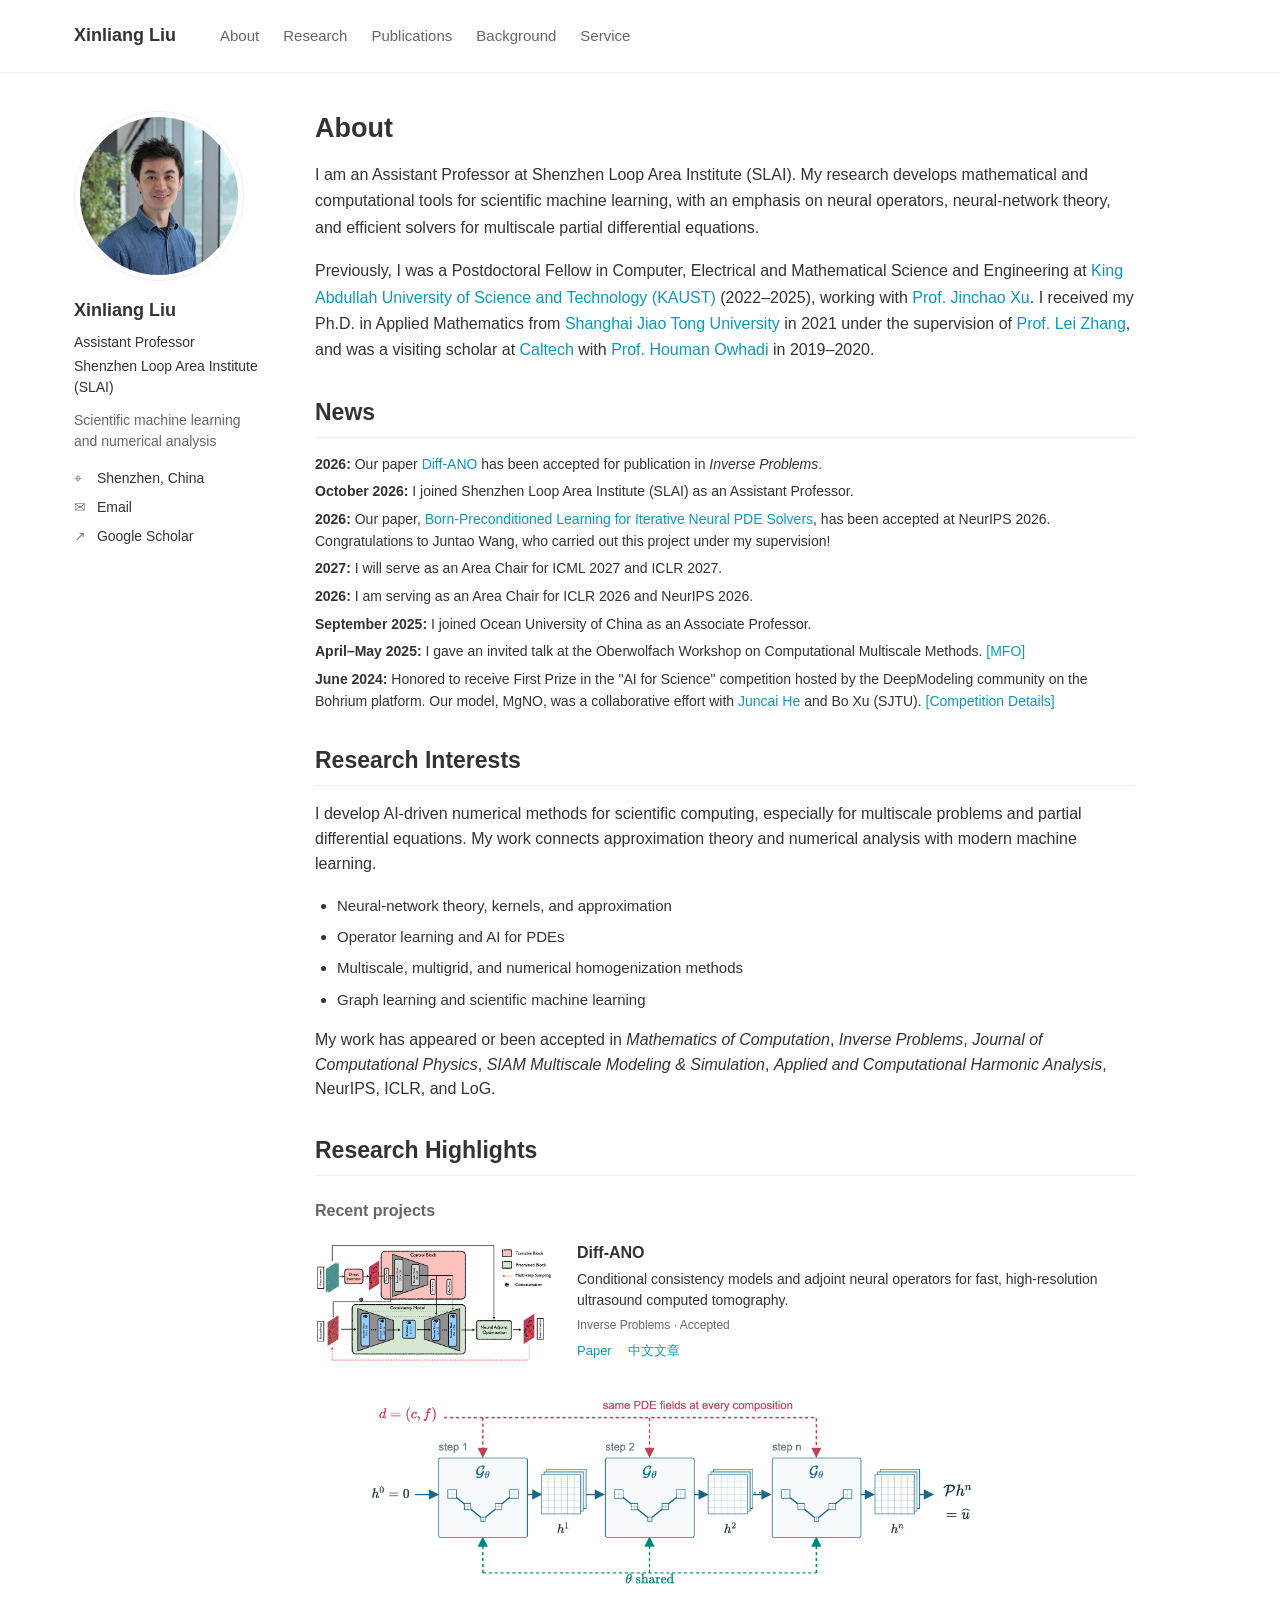
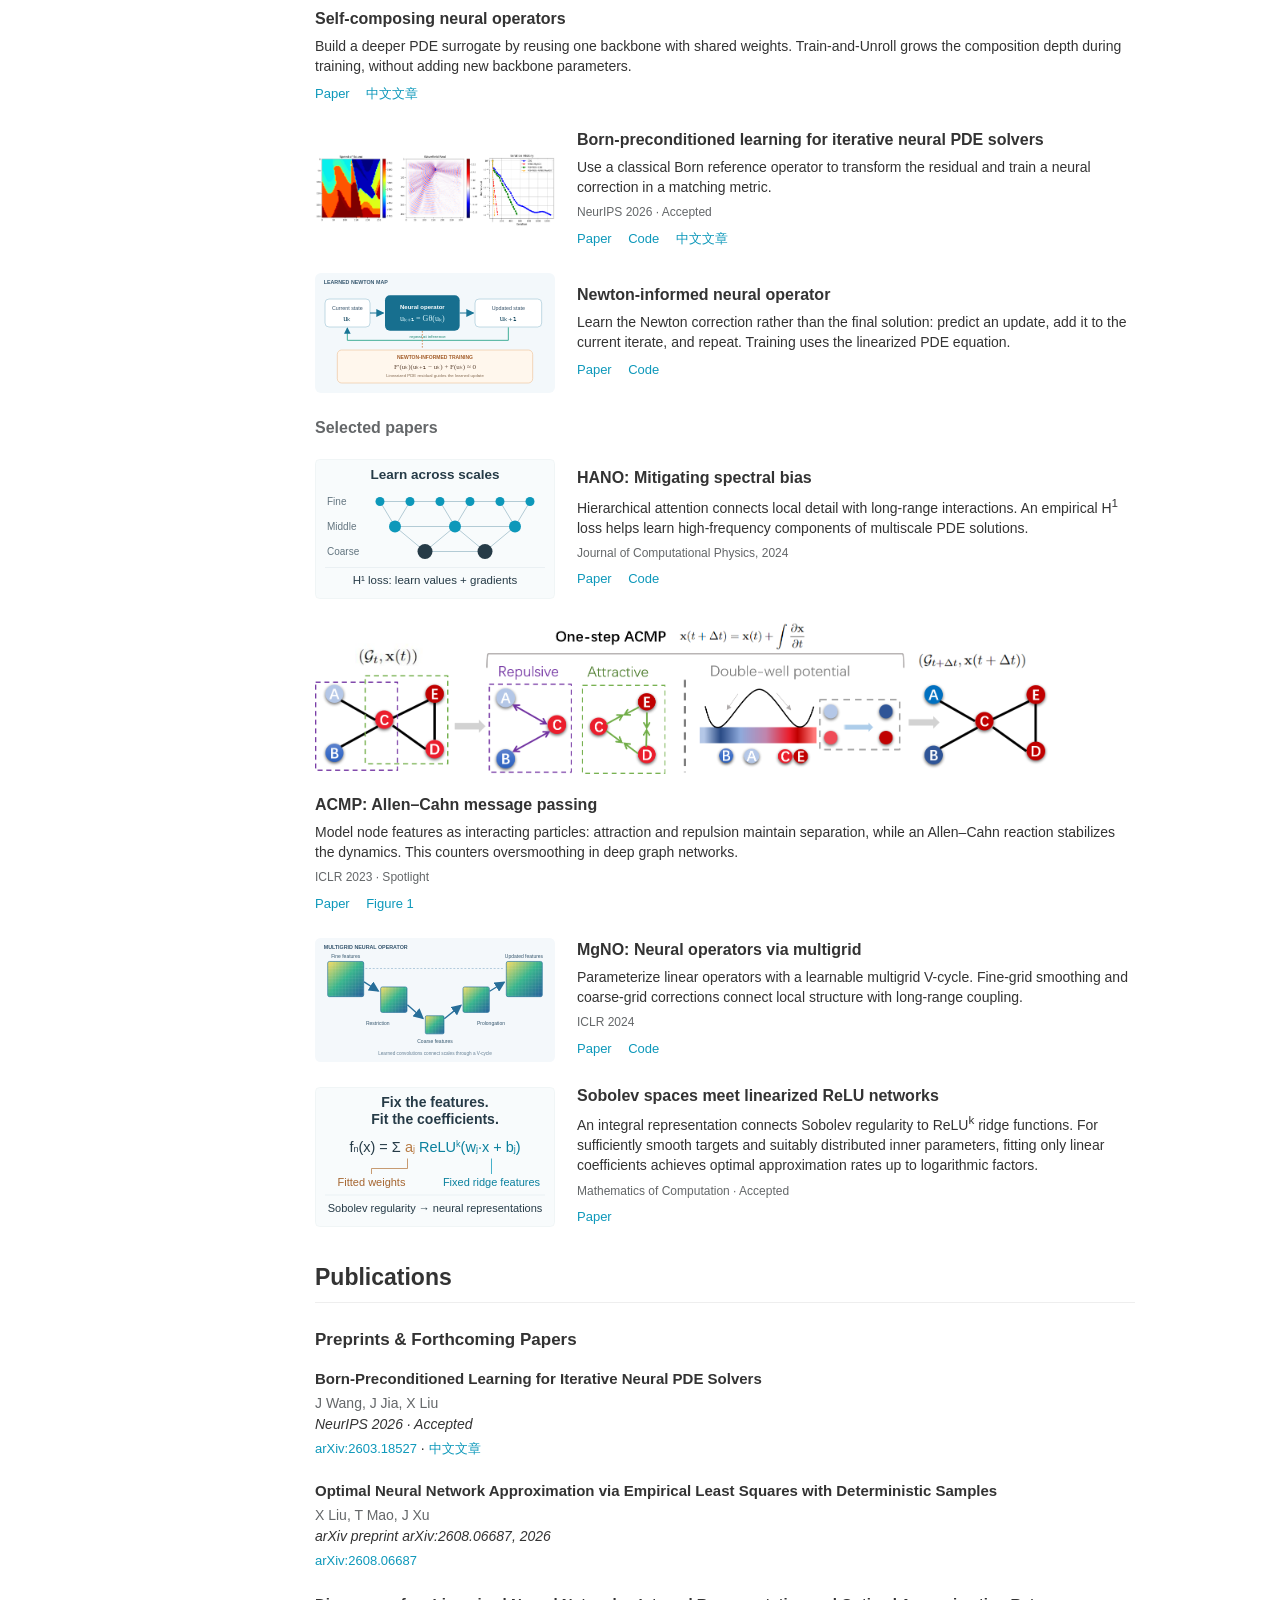
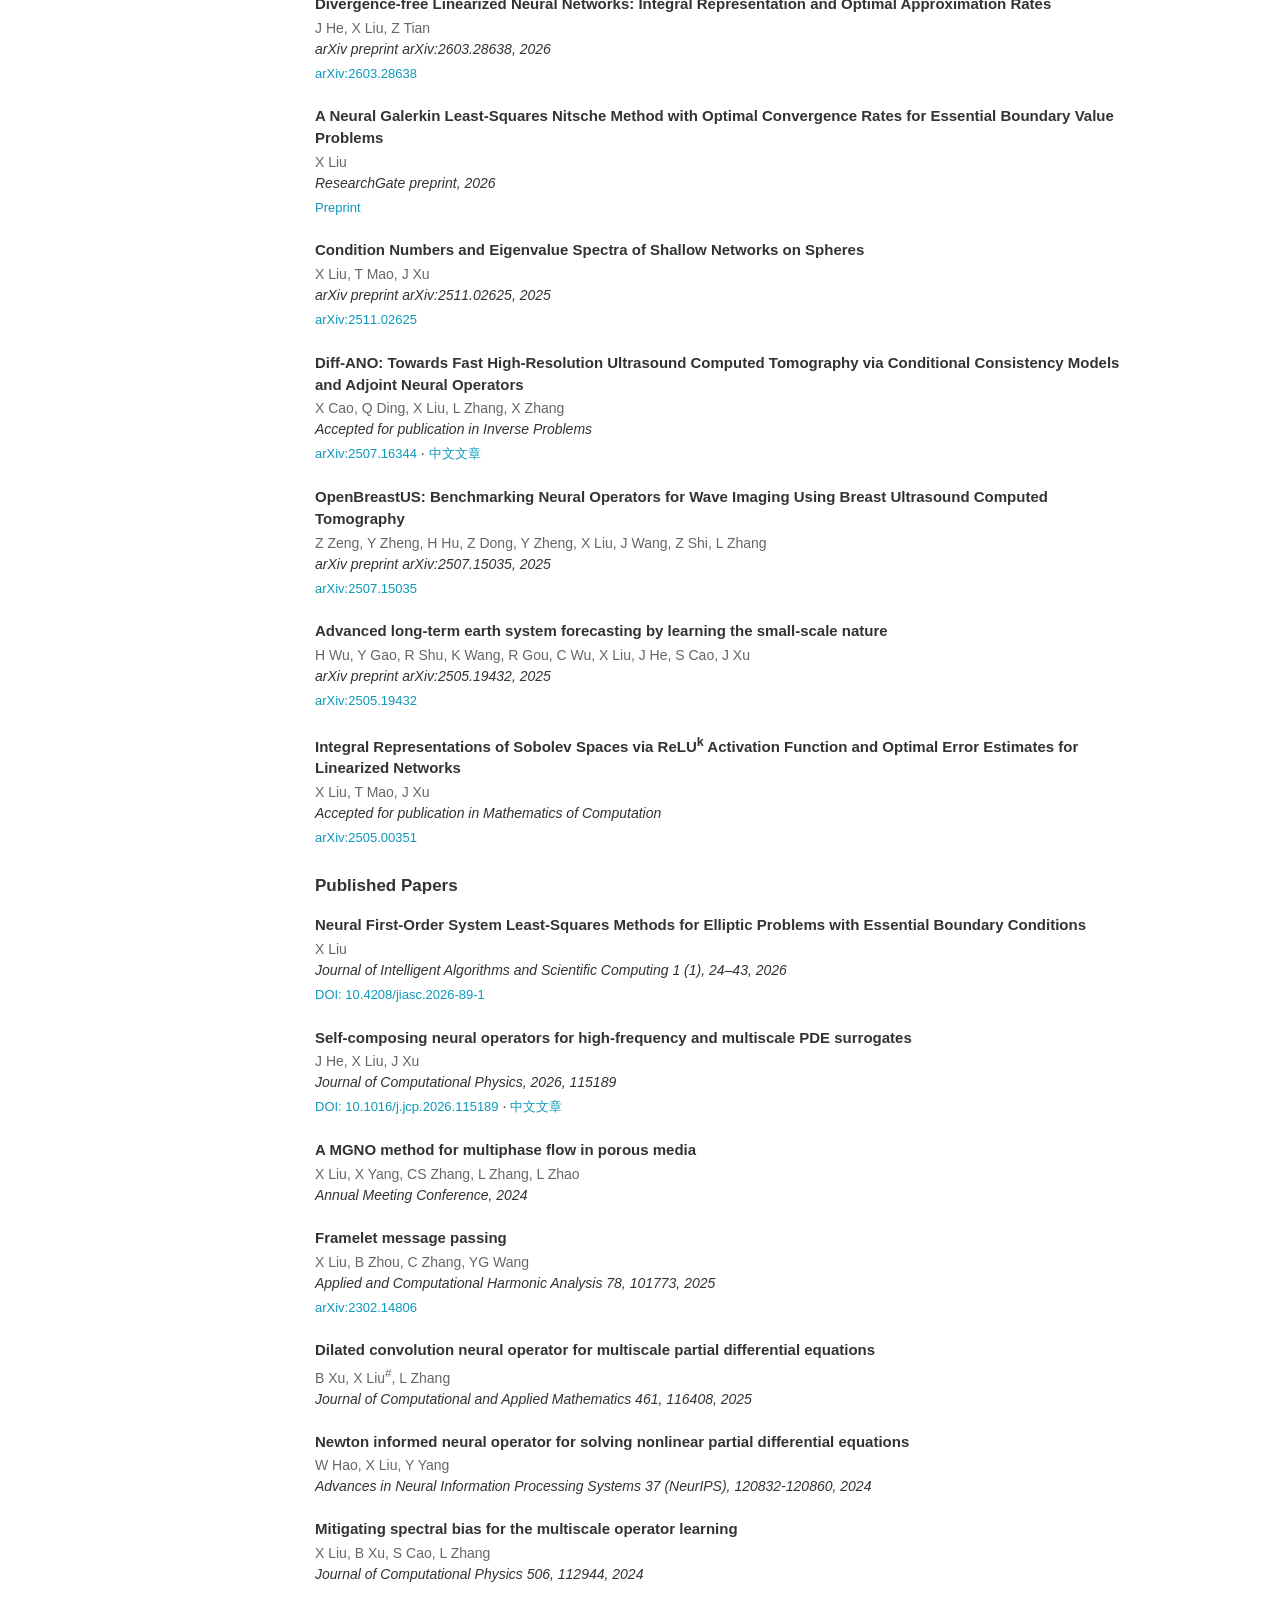
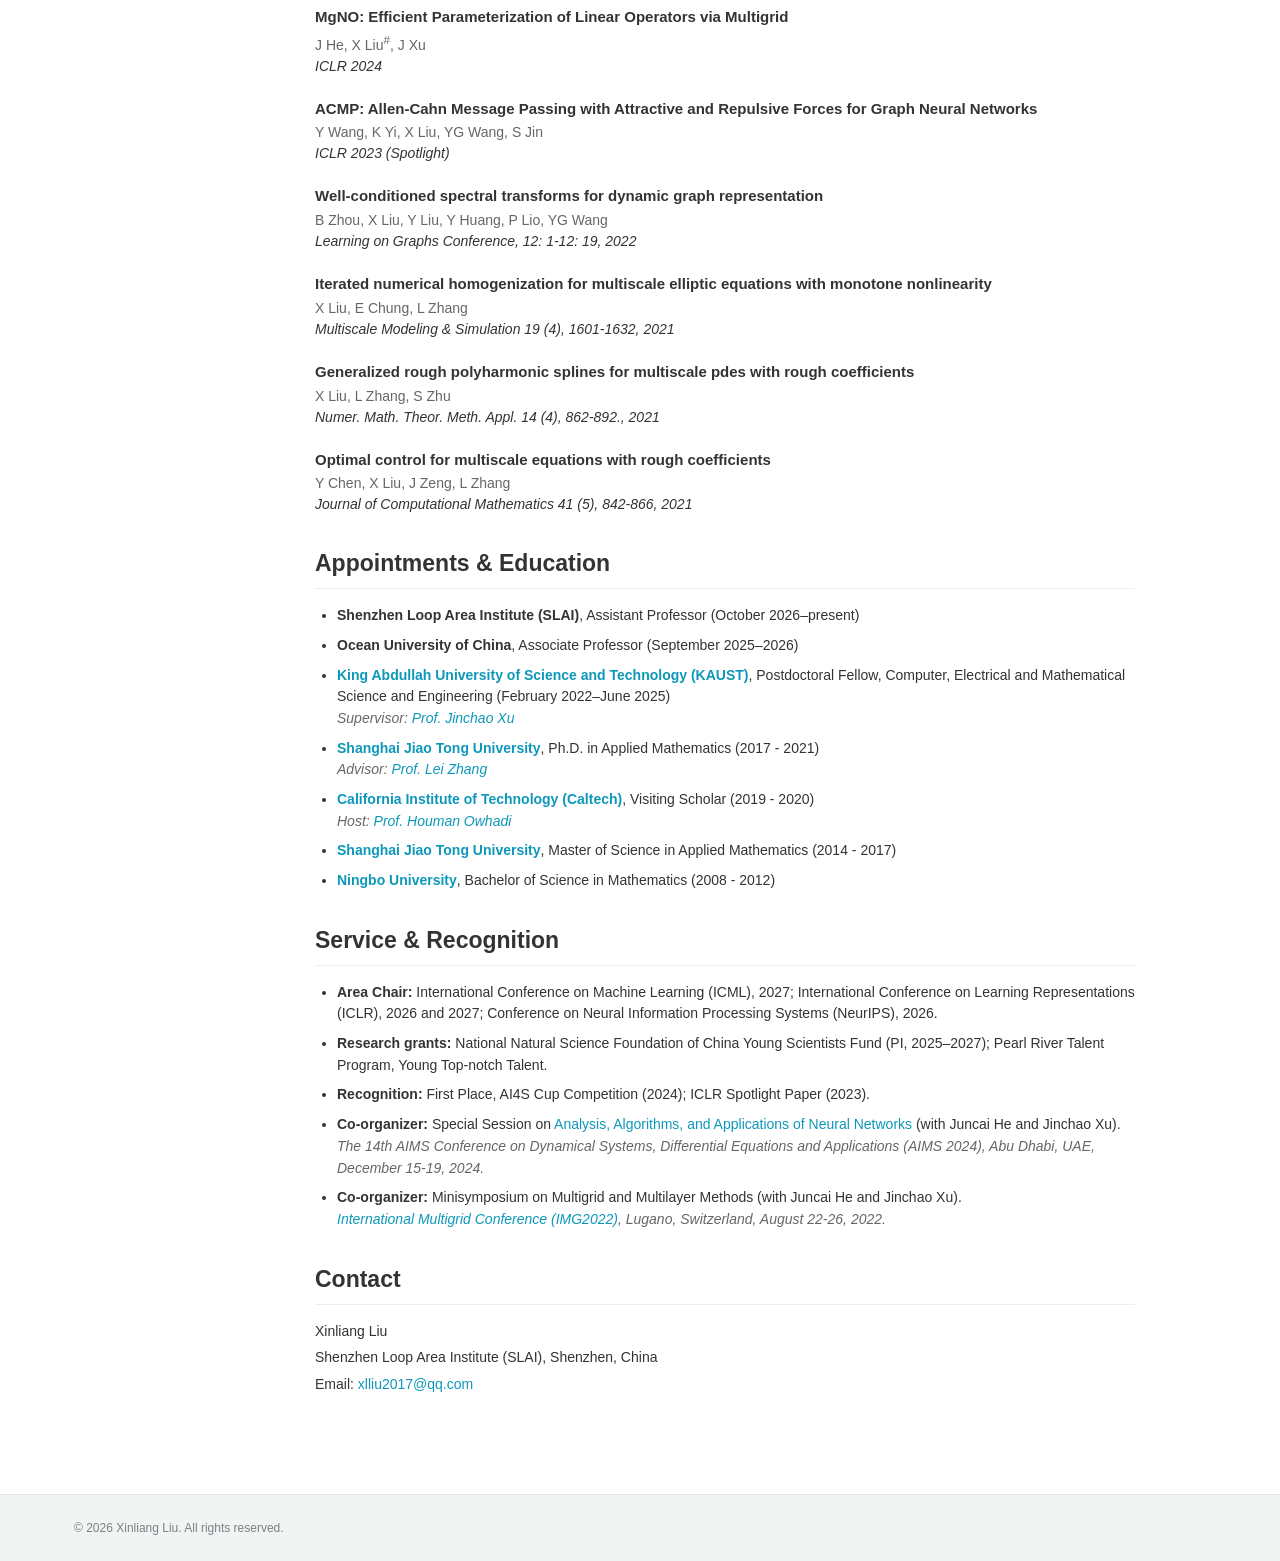
<file: index.html>
<!DOCTYPE html>
<html lang="en">
<head>
    <meta charset="UTF-8">
    <meta name="viewport" content="width=device-width, initial-scale=1.0">
    <meta name="description" content="Xinliang Liu, Assistant Professor at Shenzhen Loop Area Institute. Research in scientific machine learning, neural operators, and multiscale numerical methods.">
    <title>Xinliang Liu — Academic Homepage</title>
    <link rel="stylesheet" href="style.css">
</head>

<body>
    <a class="skip-link" href="#about">Skip to content</a>
    <header class="masthead">
        <div class="masthead-inner">
            <a class="site-name" href="#about">Xinliang Liu</a>
            <nav class="site-nav" aria-label="Main navigation">
                <a href="#about">About</a>
                <a href="#highlights">Research</a>
                <a href="#publications">Publications</a>
                <a href="#education">Background</a>
                <a href="#activities">Service</a>
            </nav>
        </div>
    </header>

    <div class="page-shell">
        <aside class="profile-sidebar" aria-label="Academic profile">
            <img src="Xinliang-Liu-min.JPG" alt="Xinliang Liu" class="profile-pic" width="170" height="170">
            <div class="profile-details">
                <h1>Xinliang Liu</h1>
                <p class="profile-role">Assistant Professor</p>
                <p class="profile-affiliation">Shenzhen Loop Area Institute (SLAI)</p>
                <p class="profile-bio">Scientific machine learning<br>and numerical analysis</p>
                <ul class="profile-links">
                    <li class="profile-location"><span class="profile-link-icon" aria-hidden="true">⌖</span> Shenzhen, China</li>
                    <li><a href="mailto:xlliu2017@qq.com"><span class="profile-link-icon" aria-hidden="true">✉</span> Email</a></li>
                    <li><a href="https://scholar.google.com/citations?user=9AsSTc4AAAAJ&amp;hl=en" target="_blank" rel="noopener noreferrer"><span class="profile-link-icon" aria-hidden="true">↗</span> Google Scholar</a></li>
                </ul>
            </div>
        </aside>

    <main>
    <!-- About Me Section -->
    <section id="about" class="container">
        <h2 class="section-title">About</h2>
        <p>I am an Assistant Professor at Shenzhen Loop Area Institute (SLAI). My research develops mathematical and computational tools for scientific machine learning, with an emphasis on neural operators, neural-network theory, and efficient solvers for multiscale partial differential equations.</p>
        <p>Previously, I was a Postdoctoral Fellow in Computer, Electrical and Mathematical Science and Engineering at <a href="https://www.kaust.edu.sa/en" target="_blank">King Abdullah University of Science and Technology (KAUST)</a> (2022–2025), working with <a href="http://www.multigrid.org/xu/" target="_blank">Prof. Jinchao Xu</a>. I received my Ph.D. in Applied Mathematics from <a href="https://en.sjtu.edu.cn/" target="_blank">Shanghai Jiao Tong University</a> in 2021 under the supervision of <a href="https://ins.sjtu.edu.cn/people/lzhang/home.html" target="_blank">Prof. Lei Zhang</a>, and was a visiting scholar at <a href="https://www.caltech.edu/" target="_blank">Caltech</a> with <a href="https://users.cms.caltech.edu/~owhadi/" target="_blank">Prof. Houman Owhadi</a> in 2019–2020.</p>
    </section>

    <!-- News Section -->
    <section id="news" class="container">
        <h2 class="section-title">News</h2>
        <ul class="news-list">
            <li class="list-item"><strong>2026:</strong> Our paper <a href="https://arxiv.org/abs/2507.16344" target="_blank">Diff-ANO</a> has been accepted for publication in <i>Inverse Problems</i>.</li>
            <li class="list-item"><strong>October 2026:</strong> I joined Shenzhen Loop Area Institute (SLAI) as an Assistant Professor.</li>
            <li class="list-item"><strong>2026:</strong> Our paper, <a href="https://arxiv.org/abs/2603.18527" target="_blank">Born-Preconditioned Learning for Iterative Neural PDE Solvers</a>, has been accepted at NeurIPS 2026. Congratulations to Juntao Wang, who carried out this project under my supervision!</li>
            <li class="list-item"><strong>2027:</strong> I will serve as an Area Chair for ICML 2027 and ICLR 2027.</li>
            <li class="list-item"><strong>2026:</strong> I am serving as an Area Chair for ICLR 2026 and NeurIPS 2026.</li>
            <li class="list-item"><strong>September 2025:</strong> I joined Ocean University of China as an Associate Professor.</li>
            <li class="list-item"><strong>April–May 2025:</strong> I gave an invited talk at the Oberwolfach Workshop on Computational Multiscale Methods. <a href="https://mfo.de/" target="_blank">[MFO]</a></li>
            <li class="list-item"><strong>June 2024:</strong> Honored to receive First Prize in the "AI for Science" competition hosted by the DeepModeling community on the Bohrium platform. Our model, MgNO, was a collaborative effort with <a href="https://juncaihe.github.io/" target="_blank">Juncai He</a> and Bo Xu (SJTU). <a href="https://bohrium.dp.tech/competitions/2512153120?tab=introduce" target="_blank">[Competition Details]</a></li>
        </ul>
    </section>

    <!-- Research Interests -->
    <section id="research" class="container">
        <h2 class="section-title">Research Interests</h2>
        <p>I develop AI-driven numerical methods for scientific computing, especially for multiscale problems and partial differential equations. My work connects approximation theory and numerical analysis with modern machine learning.</p>
        <ul class="research-list">
            <li class="list-item">Neural-network theory, kernels, and approximation</li>
            <li class="list-item">Operator learning and AI for PDEs</li>
            <li class="list-item">Multiscale, multigrid, and numerical homogenization methods</li>
            <li class="list-item">Graph learning and scientific machine learning</li>
        </ul>
        <p>My work has appeared or been accepted in <i>Mathematics of Computation</i>, <i>Inverse Problems</i>, <i>Journal of Computational Physics</i>, <i>SIAM Multiscale Modeling &amp; Simulation</i>, <i>Applied and Computational Harmonic Analysis</i>, NeurIPS, ICLR, and LoG.</p>
    </section>

    <!-- Research Highlights -->
    <section id="highlights" class="container">
        <h2 class="section-title">Research Highlights</h2>
        <h3 class="highlight-subheading">Recent projects</h3>
        <div class="highlight-grid">
            <article class="highlight-card">
                <a class="highlight-figure" href="research-highlight-diff-ano.png" aria-label="View the Diff-ANO framework figure"><img src="research-highlight-diff-ano.png" alt="Diff-ANO framework showing direct inversion, the consistency model, and neural adjoint optimization" loading="lazy" width="1498" height="738"></a>
                <div class="highlight-card-body">
                    <span class="highlight-label">Imaging · Neural operators</span>
                    <h3><a href="https://arxiv.org/abs/2507.16344">Diff-ANO</a></h3>
                    <p>Conditional consistency models and adjoint neural operators for fast, high-resolution ultrasound computed tomography.</p>
                    <p class="highlight-venue">Inverse Problems · Accepted</p>
                    <a href="https://arxiv.org/abs/2507.16344" target="_blank">Paper</a>
                    <a href="https://github.com/xlliu2017/xlliu2017.github.io/blob/main/articles/diff-ano.md" target="_blank" rel="noopener noreferrer">中文文章</a>
                </div>
            </article>
            <article class="highlight-card highlight-wide">
                <a class="highlight-figure" href="images/wechat-20261115/academic/shared_backbone.png" aria-label="View the self-composing neural operator architecture"><img src="images/wechat-20261115/academic/shared_backbone.png" alt="The same multigrid backbone repeatedly updates a hidden state, with shared weights and the same PDE inputs at each step; the final state is projected to the solution." loading="lazy" width="2368" height="674"></a>
                <div class="highlight-card-body">
                    <span class="highlight-label">Operator learning · Multiscale PDEs</span>
                    <h3><a href="https://doi.org/10.1016/j.jcp.2026.115189">Self-composing neural operators</a></h3>
                    <p>Build a deeper PDE surrogate by reusing one backbone with shared weights. Train-and-Unroll grows the composition depth during training, without adding new backbone parameters.</p>
                    <a href="https://doi.org/10.1016/j.jcp.2026.115189" target="_blank">Paper</a>
                    <a href="https://github.com/xlliu2017/xlliu2017.github.io/blob/main/articles/self-composing.md" target="_blank" rel="noopener noreferrer">中文文章</a>
                </div>
            </article>
            <article class="highlight-card">
                <a class="highlight-figure" href="images/wechat-20261115/academic/curvefaultb_convergence.png" aria-label="View the NPBS convergence figure"><img src="images/wechat-20261115/academic/curvefaultb_convergence.png" alt="A CurveFault-B velocity model, wavefield and residual convergence curves comparing Born-series solvers and NPBS." loading="lazy" width="4770" height="1464"></a>
                <div class="highlight-card-body">
                    <span class="highlight-label">Wave simulation · Learned preconditioners</span>
                    <h3><a href="https://arxiv.org/abs/2603.18527">Born-preconditioned learning for iterative neural PDE solvers</a></h3>
                    <p>Use a classical Born reference operator to transform the residual and train a neural correction in a matching metric.</p>
                    <p class="highlight-venue">NeurIPS 2026 · Accepted</p>
                    <a href="https://arxiv.org/abs/2603.18527" target="_blank">Paper</a>
                    <a href="https://github.com/wangjt23/NeuralPreconditionedBornSeries" target="_blank" rel="noopener noreferrer">Code</a>
                    <a href="https://github.com/xlliu2017/xlliu2017.github.io/blob/main/articles/npbs.md" target="_blank" rel="noopener noreferrer">中文文章</a>
                </div>
            </article>
            <article class="highlight-card">
                <a class="highlight-figure" href="newton-informed-idea.svg" aria-label="View the Newton-informed neural operator idea diagram"><img src="newton-informed-idea.svg?v=2" alt="A neural operator maps the current state to an updated state and can be iterated; the linearized PDE residual guides training." loading="lazy" width="720" height="360"></a>
                <div class="highlight-card-body">
                    <span class="highlight-label">Nonlinear PDEs · AI for science</span>
                    <h3><a href="https://proceedings.neurips.cc/paper_files/paper/2024/hash/dae8afc6b990aa0b3b5efaa096fbd7fa-Abstract-Conference.html">Newton-informed neural operator</a></h3>
                    <p>Learn the Newton correction rather than the final solution: predict an update, add it to the current iterate, and repeat. Training uses the linearized PDE equation.</p>
                    <a href="https://proceedings.neurips.cc/paper_files/paper/2024/hash/dae8afc6b990aa0b3b5efaa096fbd7fa-Abstract-Conference.html" target="_blank">Paper</a>
                    <a href="https://github.com/xlliu2017/Newton-Informed-Neural-Operator" target="_blank" rel="noopener noreferrer">Code</a>
                </div>
            </article>
        </div>
        <h3 class="highlight-subheading">Selected papers</h3>
        <div class="highlight-grid">
            <article class="highlight-card">
                <a class="highlight-figure" href="hano-idea.svg" aria-label="View the HANO idea"><img src="hano-idea.svg" alt="Hierarchical attention connects features at fine, intermediate, and coarse scales; an H1 loss learns both values and gradients." loading="lazy" width="480" height="280"></a>
                <div class="highlight-card-body">
                    <h3><a href="https://doi.org/10.1016/j.jcp.2024.112944">HANO: Mitigating spectral bias</a></h3>
                    <p>Hierarchical attention connects local detail with long-range interactions. An empirical H<sup>1</sup> loss helps learn high-frequency components of multiscale PDE solutions.</p>
                    <p class="highlight-venue">Journal of Computational Physics, 2024</p>
                    <a href="https://arxiv.org/abs/2210.10890" target="_blank">Paper</a>
                    <a href="https://github.com/xlliu2017/HANO" target="_blank" rel="noopener noreferrer">Code</a>
                </div>
            </article>
            <article class="highlight-card highlight-wide">
                <a class="highlight-figure" href="research-highlight-acmp.png" aria-label="View Figure 1 from the ACMP paper"><img src="research-highlight-acmp.png" alt="Original ACMP Figure 1: one-step message passing combines attraction, repulsion and the double-well potential to update node features." loading="lazy" width="739" height="160"></a>
                <div class="highlight-card-body">
                    <h3><a href="https://arxiv.org/abs/2206.05437">ACMP: Allen–Cahn message passing</a></h3>
                    <p>Model node features as interacting particles: attraction and repulsion maintain separation, while an Allen–Cahn reaction stabilizes the dynamics. This counters oversmoothing in deep graph networks.</p>
                    <p class="highlight-venue">ICLR 2023 · Spotlight</p>
                    <a href="https://arxiv.org/abs/2206.05437" target="_blank">Paper</a>
                    <a href="https://arxiv.org/html/2206.05437v4#S1.F1" target="_blank">Figure 1</a>
                </div>
            </article>
            <article class="highlight-card">
                <a class="highlight-figure" href="mgno-idea.svg" aria-label="View the MgNO idea"><img src="mgno-idea.svg?v=2" alt="A learned multigrid V-cycle carries features between fine and coarse grids using restriction and prolongation." loading="lazy" width="720" height="370"></a>
                <div class="highlight-card-body">
                    <h3><a href="https://arxiv.org/abs/2310.19809">MgNO: Neural operators via multigrid</a></h3>
                    <p>Parameterize linear operators with a learnable multigrid V-cycle. Fine-grid smoothing and coarse-grid corrections connect local structure with long-range coupling.</p>
                    <p class="highlight-venue">ICLR 2024</p>
                    <a href="https://arxiv.org/abs/2310.19809" target="_blank">Paper</a>
                    <a href="https://github.com/xlliu2017/MgNO" target="_blank">Code</a>
                </div>
            </article>
            <article class="highlight-card">
                <a class="highlight-figure" href="sobolev-relu-idea.svg" aria-label="View the linearized network theory idea"><img src="sobolev-relu-idea.svg" alt="Fix the ReLU power ridge features and fit only their linear coefficients. Sobolev integral representations explain the approximation power of this linearized model." loading="lazy" width="480" height="280"></a>
                <div class="highlight-card-body">
                    <h3><a href="https://arxiv.org/abs/2505.00351">Sobolev spaces meet linearized ReLU networks</a></h3>
                    <p>An integral representation connects Sobolev regularity to ReLU<sup>k</sup> ridge functions. For sufficiently smooth targets and suitably distributed inner parameters, fitting only linear coefficients achieves optimal approximation rates up to logarithmic factors.</p>
                    <p class="highlight-venue">Mathematics of Computation · Accepted</p>
                    <a href="https://arxiv.org/abs/2505.00351" target="_blank">Paper</a>
                </div>
            </article>
        </div>
    </section>

    <!-- Publications Section -->
    <section id="publications" class="container">
        <h2 class="section-title">Publications</h2>
        
        <!-- Preprints Section -->
        <h3 class="publication-subheading">Preprints &amp; Forthcoming Papers</h3>
        <ol class="publication-list">
            <li>
                <a class="title" href="https://arxiv.org/abs/2603.18527" target="_blank">Born-Preconditioned Learning for Iterative Neural PDE Solvers</a>
                <span class="authors">J Wang, J Jia, X Liu</span>
                <span class="venue">NeurIPS 2026 · Accepted</span>
                <span class="links"><a href="https://arxiv.org/abs/2603.18527" target="_blank">arXiv:2603.18527</a> · <a href="https://github.com/xlliu2017/xlliu2017.github.io/blob/main/articles/npbs.md" target="_blank" rel="noopener noreferrer">中文文章</a></span>
            </li>
            <li>
                <a class="title" href="https://arxiv.org/abs/2608.06687" target="_blank">Optimal Neural Network Approximation via Empirical Least Squares with Deterministic Samples</a>
                <span class="authors">X Liu, T Mao, J Xu</span>
                <span class="venue">arXiv preprint arXiv:2608.06687, 2026</span>
                <span class="links"><a href="https://arxiv.org/abs/2608.06687" target="_blank">arXiv:2608.06687</a></span>
            </li>
            <li>
                <a class="title" href="https://arxiv.org/abs/2603.28638" target="_blank">Divergence-free Linearized Neural Networks: Integral Representation and Optimal Approximation Rates</a>
                <span class="authors">J He, X Liu, Z Tian</span>
                <span class="venue">arXiv preprint arXiv:2603.28638, 2026</span>
                <span class="links"><a href="https://arxiv.org/abs/2603.28638" target="_blank">arXiv:2603.28638</a></span>
            </li>
            <li>
                <a class="title" href="https://doi.org/10.13140/RG.2.2.15182.11845/1" target="_blank">A Neural Galerkin Least-Squares Nitsche Method with Optimal Convergence Rates for Essential Boundary Value Problems</a>
                <span class="authors">X Liu</span>
                <span class="venue">ResearchGate preprint, 2026</span>
                <span class="links"><a href="https://doi.org/10.13140/RG.2.2.15182.11845/1" target="_blank">Preprint</a></span>
            </li>
            <li>
                <a class="title" href="https://arxiv.org/abs/2511.02625" target="_blank">Condition Numbers and Eigenvalue Spectra of Shallow Networks on Spheres</a>
                <span class="authors">X Liu, T Mao, J Xu</span>
                <span class="venue">arXiv preprint arXiv:2511.02625, 2025</span>
                <span class="links"><a href="https://arxiv.org/abs/2511.02625" target="_blank">arXiv:2511.02625</a></span>
            </li>
            <li>
                <a class="title" href="https://arxiv.org/abs/2507.16344" target="_blank">Diff-ANO: Towards Fast High-Resolution Ultrasound Computed Tomography via Conditional Consistency Models and Adjoint Neural Operators</a>
                <span class="authors">X Cao, Q Ding, X Liu, L Zhang, X Zhang</span>
                <span class="venue">Accepted for publication in <i>Inverse Problems</i></span>
                <span class="links"><a href="https://arxiv.org/abs/2507.16344" target="_blank">arXiv:2507.16344</a> · <a href="https://github.com/xlliu2017/xlliu2017.github.io/blob/main/articles/diff-ano.md" target="_blank" rel="noopener noreferrer">中文文章</a></span>
            </li>
            <li>
                <a class="title" href="https://arxiv.org/abs/2507.15035" target="_blank">OpenBreastUS: Benchmarking Neural Operators for Wave Imaging Using Breast Ultrasound Computed Tomography</a>
                <span class="authors">Z Zeng, Y Zheng, H Hu, Z Dong, Y Zheng, X Liu, J Wang, Z Shi, L Zhang</span>
                <span class="venue">arXiv preprint arXiv:2507.15035, 2025</span>
                <span class="links"><a href="https://arxiv.org/abs/2507.15035" target="_blank">arXiv:2507.15035</a></span>
            </li>
            <li>
                <a class="title" href="https://arxiv.org/abs/2505.19432" target="_blank">Advanced long-term earth system forecasting by learning the small-scale nature</a>
                <span class="authors">H Wu, Y Gao, R Shu, K Wang, R Gou, C Wu, X Liu, J He, S Cao, J Xu</span>
                <span class="venue">arXiv preprint arXiv:2505.19432, 2025</span>
                <span class="links"><a href="https://arxiv.org/abs/2505.19432" target="_blank">arXiv:2505.19432</a></span>
            </li>
            <li>
                <a class="title" href="https://arxiv.org/abs/2505.00351" target="_blank">Integral Representations of Sobolev Spaces via ReLU<sup>k</sup> Activation Function and Optimal Error Estimates for Linearized Networks</a>
                <span class="authors">X Liu, T Mao, J Xu</span>
                <span class="venue">Accepted for publication in <i>Mathematics of Computation</i></span>
                <span class="links"><a href="https://arxiv.org/abs/2505.00351" target="_blank">arXiv:2505.00351</a></span>
            </li>
        </ol>
        
        <!-- Published Papers Section -->
        <h3 class="publication-subheading">Published Papers</h3>
        <ol class="publication-list">
            <li>
                <a class="title" href="https://www.global-sci.com/jiasc/article/view/24171" target="_blank">Neural First-Order System Least-Squares Methods for Elliptic Problems with Essential Boundary Conditions</a>
                <span class="authors">X Liu</span>
                <span class="venue">Journal of Intelligent Algorithms and Scientific Computing 1 (1), 24–43, 2026</span>
                <span class="links"><a href="https://doi.org/10.4208/jiasc.2026-89-1" target="_blank">DOI: 10.4208/jiasc.2026-89-1</a></span>
            </li>
            <li>
                <a class="title" href="https://doi.org/10.1016/j.jcp.2026.115189" target="_blank">Self-composing neural operators for high-frequency and multiscale PDE surrogates</a>
                <span class="authors">J He, X Liu, J Xu</span>
                <span class="venue"><i>Journal of Computational Physics</i>, 2026, 115189</span>
                <span class="links"><a href="https://doi.org/10.1016/j.jcp.2026.115189" target="_blank">DOI: 10.1016/j.jcp.2026.115189</a> · <a href="https://github.com/xlliu2017/xlliu2017.github.io/blob/main/articles/self-composing.md" target="_blank" rel="noopener noreferrer">中文文章</a></span>
            </li>
            <li>
                <a class="title" href="https://link.springer.com/chapter/10.1007/978-981-96-2983-1_81" target="_blank">A MGNO method for multiphase flow in porous media</a>
                <span class="authors">X Liu, X Yang, CS Zhang, L Zhang, L Zhao</span>
                <span class="venue">Annual Meeting Conference, 2024</span>
            </li>
            <li>
                <a class="title" href="https://www.sciencedirect.com/science/article/pii/S1063520325000272" target="_blank">Framelet message passing</a>
                <span class="authors">X Liu, B Zhou, C Zhang, YG Wang</span>
                <span class="venue">Applied and Computational Harmonic Analysis 78, 101773, 2025</span>
                <span class="links"><a href="https://arxiv.org/abs/2302.14806" target="_blank">arXiv:2302.14806</a></span>
            </li>
            <li>
                <a class="title" href="https://scholar.google.com/citations?view_op=view_citation&hl=en&oe=ASCII&user=9AsSTc4AAAAJ&citation_for_view=9AsSTc4AAAAJ:mB3voiENLucC" target="_blank">Dilated convolution neural operator for multiscale partial differential equations</a>
                <span class="authors">B Xu, X Liu<sup>#</sup>, L Zhang</span>
                <span class="venue">Journal of Computational and Applied Mathematics 461, 116408, 2025</span>
            </li>
            <li>
                <a class="title" href="https://scholar.google.com/citations?view_op=view_citation&hl=en&oe=ASCII&user=9AsSTc4AAAAJ&citation_for_view=9AsSTc4AAAAJ:TFP_iSt0sucC" target="_blank">Newton informed neural operator for solving nonlinear partial differential equations</a>
                <span class="authors">W Hao, X Liu, Y Yang</span>
                <span class="venue">Advances in Neural Information Processing Systems 37 (NeurIPS), 120832-120860, 2024</span>
            </li>
            <li>
                <a class="title" href="https://scholar.google.com/citations?view_op=view_citation&hl=en&oe=ASCII&user=9AsSTc4AAAAJ&citation_for_view=9AsSTc4AAAAJ:_FxGoFyzp5QC" target="_blank">Mitigating spectral bias for the multiscale operator learning</a>
                <span class="authors">X Liu, B Xu, S Cao, L Zhang</span>
                <span class="venue">Journal of Computational Physics 506, 112944, 2024</span>
            </li>
            <li>
                <a class="title" href="https://scholar.google.com/citations?view_op=view_citation&hl=en&oe=ASCII&user=9AsSTc4AAAAJ&citation_for_view=9AsSTc4AAAAJ:WF5omc3nYNoC" target="_blank">MgNO: Efficient Parameterization of Linear Operators via Multigrid</a>
                <span class="authors">J He, X Liu<sup>#</sup>, J Xu</span>
                <span class="venue">ICLR 2024</span>
            </li>
            <li>
                <a class="title" href="https://arxiv.org/abs/2206.05437" target="_blank">ACMP: Allen-Cahn Message Passing with Attractive and Repulsive Forces for Graph Neural Networks</a>
                <span class="authors">Y Wang, K Yi, X Liu, YG Wang, S Jin</span>
                <span class="venue">ICLR 2023 (Spotlight)</span>
            </li>
            <li>
                <a class="title" href="https://scholar.google.com/citations?view_op=view_citation&hl=en&oe=ASCII&user=9AsSTc4AAAAJ&citation_for_view=9AsSTc4AAAAJ:zYLM7Y9cAGgC" target="_blank">Well-conditioned spectral transforms for dynamic graph representation</a>
                <span class="authors">B Zhou, X Liu, Y Liu, Y Huang, P Lio, YG Wang</span>
                <span class="venue">Learning on Graphs Conference, 12: 1-12: 19, 2022</span>
            </li>
            <li>
                <a class="title" href="https://scholar.google.com/citations?view_op=view_citation&hl=en&oe=ASCII&user=9AsSTc4AAAAJ&citation_for_view=9AsSTc4AAAAJ:u-x6o8ySG0sC" target="_blank">Iterated numerical homogenization for multiscale elliptic equations with monotone nonlinearity</a>
                <span class="authors">X Liu, E Chung, L Zhang</span>
                <span class="venue">Multiscale Modeling & Simulation 19 (4), 1601-1632, 2021</span>
            </li>
            <li>
                <a class="title" href="https://scholar.google.com/citations?view_op=view_citation&hl=en&oe=ASCII&user=9AsSTc4AAAAJ&citation_for_view=9AsSTc4AAAAJ:2osOgNQ5qMEC" target="_blank">Generalized rough polyharmonic splines for multiscale pdes with rough coefficients</a>
                <span class="authors">X Liu, L Zhang, S Zhu</span>
                <span class="venue">Numer. Math. Theor. Meth. Appl. 14 (4), 862-892., 2021</span>
            </li>
            <li>
                <a class="title" href="https://scholar.google.com/citations?view_op=view_citation&hl=en&oe=ASCII&user=9AsSTc4AAAAJ&citation_for_view=9AsSTc4AAAAJ:eQOLeE2rZwMC" target="_blank">Optimal control for multiscale equations with rough coefficients</a>
                <span class="authors">Y Chen, X Liu, J Zeng, L Zhang</span>
                <span class="venue">Journal of Computational Mathematics 41 (5), 842-866, 2021</span>
            </li>
        </ol>
    </section>

    <!-- Appointments and Education -->
    <section id="education" class="container">
        <h2 class="section-title">Appointments &amp; Education</h2>
        <ul>
            <li class="list-item"><strong>Shenzhen Loop Area Institute (SLAI)</strong>, Assistant Professor (October 2026–present)</li>
            <li class="list-item"><strong>Ocean University of China</strong>, Associate Professor (September 2025–2026)</li>
            <li class="list-item"><strong><a href="https://www.kaust.edu.sa/en" target="_blank">King Abdullah University of Science and Technology (KAUST)</a></strong>, Postdoctoral Fellow, Computer, Electrical and Mathematical Science and Engineering (February 2022–June 2025)<br><i>Supervisor: <a href="http://www.multigrid.org/xu/" target="_blank">Prof. Jinchao Xu</a></i></li>
            <li class="list-item"><strong><a href="https://en.sjtu.edu.cn/" target="_blank">Shanghai Jiao Tong University</a></strong>, Ph.D. in Applied Mathematics (2017 - 2021)<br><i>Advisor: <a href="https://ins.sjtu.edu.cn/people/lzhang/home.html" target="_blank">Prof. Lei Zhang</a></i></li>
            <li class="list-item"><strong><a href="https://www.caltech.edu/" target="_blank">California Institute of Technology (Caltech)</a></strong>, Visiting Scholar (2019 - 2020)<br><i>Host: <a href="https://users.cms.caltech.edu/~owhadi/" target="_blank">Prof. Houman Owhadi</a></i></li>
            <li class="list-item"><strong><a href="https://en.sjtu.edu.cn/" target="_blank">Shanghai Jiao Tong University</a></strong>, Master of Science in Applied Mathematics (2014 - 2017)</li>
            <li class="list-item"><strong><a href="https://en.nbu.edu.cn/" target="_blank">Ningbo University</a></strong>, Bachelor of Science in Mathematics (2008 - 2012)</li>
        </ul>
    </section>

    <!-- Professional Activities Section -->
    <section id="activities" class="container">
        <h2 class="section-title">Service &amp; Recognition</h2>
        <ul>
            <li class="list-item"><strong>Area Chair:</strong> International Conference on Machine Learning (ICML), 2027; International Conference on Learning Representations (ICLR), 2026 and 2027; Conference on Neural Information Processing Systems (NeurIPS), 2026.</li>
            <li class="list-item"><strong>Research grants:</strong> National Natural Science Foundation of China Young Scientists Fund (PI, 2025–2027); Pearl River Talent Program, Young Top-notch Talent.</li>
            <li class="list-item"><strong>Recognition:</strong> First Place, AI4S Cup Competition (2024); ICLR Spotlight Paper (2023).</li>
            <li class="list-item"><strong>Co-organizer:</strong> Special Session on <a href="https://aimsconference.org/AIMS-Conference/conf-reg2024/ss/changeApp12.php?ssid=125" target="_blank">Analysis, Algorithms, and Applications of Neural Networks</a> (with Juncai He and Jinchao Xu).<br><i>The 14th AIMS Conference on Dynamical Systems, Differential Equations and Applications (AIMS 2024), Abu Dhabi, UAE, December 15-19, 2024.</i></li>
            <li class="list-item"><strong>Co-organizer:</strong> Minisymposium on Multigrid and Multilayer Methods (with Juncai He and Jinchao Xu).<br><i><a href="https://www.imgconf.org/" target="_blank">International Multigrid Conference (IMG2022)</a>, Lugano, Switzerland, August 22-26, 2022.</i></li>
        </ul>
    </section>

    <!-- Contact Section -->
    <section id="contact" class="container text-center">
        <h2 class="section-title">Contact</h2>
        <p>Xinliang Liu</p>
        <p>Shenzhen Loop Area Institute (SLAI), Shenzhen, China</p>
        <p>Email: <a href="mailto:xlliu2017@qq.com">xlliu2017@qq.com</a></p>
    </section>
    </main>
    </div>

    <footer>
        <div class="footer-inner">
            <p>&copy; 2026 Xinliang Liu. All rights reserved.</p>
        </div>
    </footer>

</body>
</html>
</file>
<file: style.css>
/* A restrained academic layout inspired by jiongchen.github.io. */
:root {
    color-scheme: light;
    --text: #333;
    --muted: #646769;
    --link: #0d98ba;
    --rule: #eee;
}
* { box-sizing: border-box; }
html { scroll-behavior: smooth; }
body {
    margin: 0;
    background: #fff;
    color: var(--text);
    font-family: -apple-system, BlinkMacSystemFont, "Segoe UI", "Helvetica Neue", Arial, sans-serif;
    font-size: 16px;
    line-height: 1.55;
}
a { color: var(--link); text-decoration: none; }
a:hover { text-decoration: underline; }
a:focus-visible, summary:focus-visible {
    outline: 2px solid var(--link);
    outline-offset: 4px;
}
.skip-link {
    position: absolute;
    top: -5rem;
    left: 1rem;
    z-index: 10;
    padding: .5rem 1rem;
    background: #fff;
    border: 1px solid var(--rule);
}
.skip-link:focus { top: .5rem; }
.masthead { border-bottom: 1px solid var(--rule); }
.masthead-inner {
    max-width: 1180px;
    margin: auto;
    padding: 22px 24px;
    display: flex;
    align-items: center;
    gap: 44px;
}
.site-name {
    color: var(--text);
    flex-shrink: 0;
    font-size: 18px;
    font-weight: 700;
}
.site-nav { display: flex; flex-wrap: wrap; gap: 24px; }
.site-nav a { color: #646769; font-size: 15px; }
.site-nav a:hover { color: var(--link); }
.page-shell {
    display: grid;
    grid-template-columns: 185px minmax(0, 1fr);
    gap: 56px;
    max-width: 1180px;
    margin: 38px auto 64px;
    padding: 0 24px;
}
.profile-sidebar {
    align-self: start;
    position: sticky;
    top: 28px;
    font-size: 14px;
    line-height: 1.5;
}
.profile-pic {
    display: block;
    width: 170px;
    height: 170px;
    padding: 5px;
    border: 1px solid var(--rule);
    border-radius: 50%;
    object-fit: cover;
    object-position: 50% 32%;
}
.profile-sidebar h1 { font-size: 18px; margin: 16px 0 8px; }
.profile-role { margin: 0 0 3px; }
.profile-affiliation { margin: 0 0 12px; }
.profile-bio { color: var(--muted); margin: 0 0 16px; }
.profile-links { list-style: none; margin: 0; padding: 0; }
.profile-links li { margin: 8px 0; }
.profile-links a { color: var(--text); }
.profile-links a:hover { color: var(--link); }
.profile-link-icon { display: inline-block; width: 19px; color: #7a8288; }
main { min-width: 0; max-width: 820px; }
section { margin: 0 0 34px; scroll-margin-top: 24px; }
.section-title {
    font-size: 23px;
    line-height: 1.3;
    margin: 0 0 16px;
    padding-bottom: 9px;
    border-bottom: 1px solid var(--rule);
    font-weight: 700;
}
#about .section-title { font-size: 27px; padding: 0; border: 0; }
p { margin: 0 0 17px; }
#about p { line-height: 1.65; }
ul { padding-left: 22px; margin: 0 0 17px; }
.list-item { margin-bottom: 8px; }
.news-list { list-style: none; padding: 0; font-size: 14px; }
.news-list .list-item { margin-bottom: 6px; }
.news-list strong { font-weight: 600; }
.research-list { font-size: 15px; }
.highlight-grid { display: grid; gap: 23px; }
.highlight-subheading { font-size: 16px; font-weight: 600; color: var(--muted); margin: 23px 0 18px; }
.highlight-card {
    display: grid;
    grid-template-columns: 240px minmax(0, 1fr);
    gap: 22px;
    align-items: center;
}
.highlight-figure { display: block; }
.highlight-card img {
    display: block;
    width: 240px;
    height: auto;
    max-height: 170px;
    object-fit: contain;
    background: #fff;
}
.highlight-card h3 { font-size: 16px; line-height: 1.4; margin: 0 0 5px; }
.highlight-card h3 a { color: var(--text); }
.highlight-label { display: none; }
.highlight-card p { font-size: 14px; line-height: 1.45; margin: 0 0 5px; }
.highlight-card-body > a { font-size: 13px; }
.highlight-card-body > a + a { margin-left: 12px; }
.highlight-card p.highlight-venue { color: var(--muted); font-size: 12px; margin: 7px 0 4px; }
.highlight-card.highlight-wide { grid-template-columns: 1fr; gap: 12px; }
.highlight-wide .highlight-figure { max-width: 739px; }
.highlight-card.highlight-wide img { width: 100%; max-height: none; }
.publication-subheading { font-size: 17px; font-weight: 600; margin: 24px 0 15px; }
.publication-list { list-style: none; margin: 0; padding: 0; font-size: 14px; }
.publication-list li { margin-bottom: 21px; }
.publication-list .title {
    display: block;
    color: var(--text);
    font-size: 15px;
    font-weight: 600;
    line-height: 1.45;
    margin-bottom: 3px;
}
.publication-list .title:hover { color: var(--link); }
.publication-list .authors, .publication-list .venue { display: block; line-height: 1.5; }
.publication-list .authors { color: var(--muted); }
.publication-list .venue { font-style: italic; }
.publication-list .links { display: block; margin-top: 3px; }
.publication-list .links a { font-size: 13px; }
#education ul, #activities ul { font-size: 14px; }
#education i, #activities i { color: var(--muted); }
#contact p { margin-bottom: 5px; font-size: 14px; }
footer { border-top: 1px solid #e4e5e6; background: #f2f3f3; color: #7a8288; }
.footer-inner { max-width: 1180px; margin: auto; padding: 24px; font-size: 12px; }
footer p { margin: 0; }
@media (max-width: 900px) {
    .masthead-inner { gap: 28px; }
    .site-nav { gap: 16px; }
    .page-shell { grid-template-columns: 165px minmax(0, 1fr); gap: 32px; }
    .profile-pic { width: 150px; height: 150px; }
    .highlight-card { grid-template-columns: 200px minmax(0, 1fr); gap: 18px; }
    .highlight-card img { width: 200px; }
}
@media (max-width: 680px) {
    .masthead-inner { padding: 17px 20px; gap: 14px; flex-wrap: wrap; }
    .site-name { width: 100%; }
    .site-nav { gap: 8px 18px; }
    .site-nav a { font-size: 13px; }
    .page-shell { display: block; margin-top: 25px; padding: 0 20px; }
    .profile-sidebar {
        position: static;
        display: grid;
        grid-template-columns: 90px minmax(0, 1fr);
        gap: 17px;
        margin-bottom: 32px;
    }
    .profile-pic { width: 90px; height: 90px; padding: 3px; }
    .profile-sidebar h1 { margin-top: 0; }
    .profile-bio { margin-bottom: 10px; }
    .profile-links { display: flex; flex-wrap: wrap; gap: 0 15px; }
    .profile-links li { margin: 3px 0; }
    .profile-location { display: none; }
    .section-title { font-size: 21px; }
    #about .section-title { font-size: 25px; }
    .highlight-card { grid-template-columns: 180px minmax(0, 1fr); gap: 15px; }
    .highlight-card img { width: 180px; }
}
@media (max-width: 520px) {
    .highlight-card { grid-template-columns: 1fr; gap: 11px; }
    .highlight-card img { width: min(320px, 100%); max-height: 225px; }
    .highlight-card { margin-bottom: 8px; }
}
@media (prefers-reduced-motion: reduce) {
    html { scroll-behavior: auto; }
}
</file>
